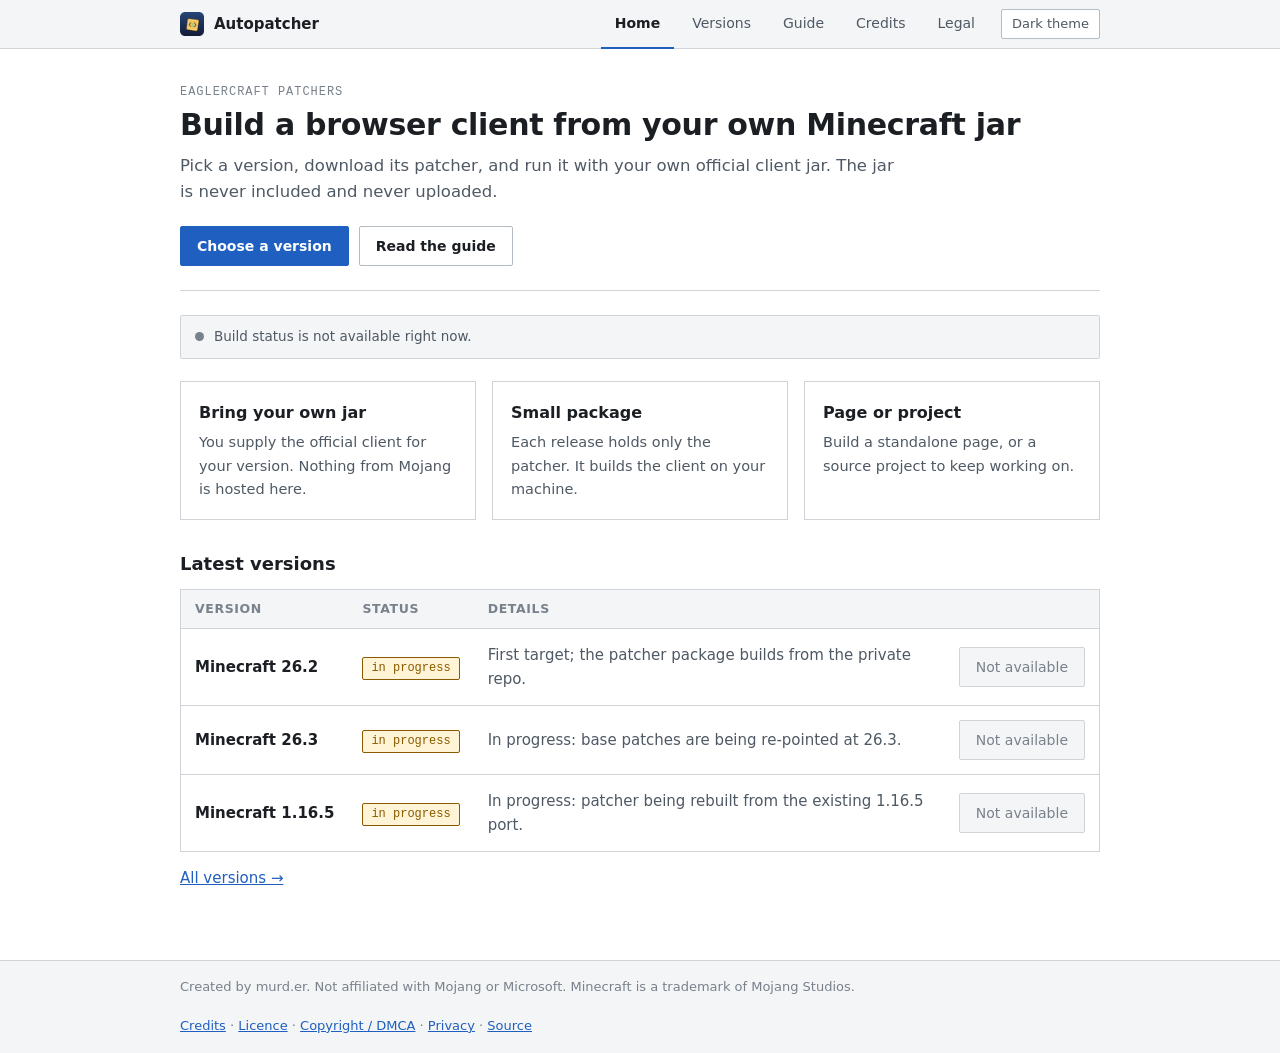
<file: site/index.html>
<!doctype html>
<html lang="en"><head>
<meta charset="utf-8"><meta name="viewport" content="width=device-width,initial-scale=1">
<title>Autopatcher</title>
<meta name="description" content="Pick a Minecraft version, download its patcher, and run it with your own official client jar.">
<link rel="icon" type="image/png" href="favicon.png">
<link rel="stylesheet" href="style.css">
</head><body>
<header><div class="bar"><a class="brand" href="index.html"><img src="img/icon.png" alt=""><span>Autopatcher</span></a><a class="l" href="index.html" aria-current="page">Home</a><a class="l" href="versions.html">Versions</a><a class="l" href="guide.html">Guide</a><a class="l" href="credits.html">Credits</a><a class="l" href="legal.html">Legal</a><button class="theme" id="theme" type="button">Dark theme</button></div></header>
<main>

<section class="intro">
<div class="eyebrow">Eaglercraft patchers</div>
<h1>Build a browser client from your own Minecraft jar</h1>
<p class="lead">Pick a version, download its patcher, and run it with your own official client jar. The jar is never included and never uploaded.</p>
<div class="row"><a class="btn" href="versions.html">Choose a version</a><a class="btn ghost" href="guide.html">Read the guide</a></div>
</section>
<div class="status"><span class="dot" id="dot"></span><span id="status-text">Checking build status&hellip;</span></div>
<div class="cols">
<div class="box"><h3>Bring your own jar</h3><p>You supply the official client for your version. Nothing from Mojang is hosted here.</p></div>
<div class="box"><h3>Small package</h3><p>Each release holds only the patcher. It builds the client on your machine.</p></div>
<div class="box"><h3>Page or project</h3><p>Build a standalone page, or a source project to keep working on.</p></div>
</div>
<h2>Latest versions</h2>
<div id="list" data-limit="3"></div>
<p style="margin-top:14px"><a href="versions.html">All versions &rarr;</a></p>

</main>
<footer><div class="in"><span>Created by murd.er. Not affiliated with Mojang or Microsoft. Minecraft is a trademark of Mojang Studios.</span><span><a href="credits.html">Credits</a> &middot; <a href="licence.html">Licence</a> &middot; <a href="dmca.html">Copyright / DMCA</a> &middot; <a href="privacy.html">Privacy</a> &middot; <a href="https://github.com/pxdns/autopatcherbuild">Source</a></span></div></footer>
<script src="app.js"></script>
</body></html>
</file>
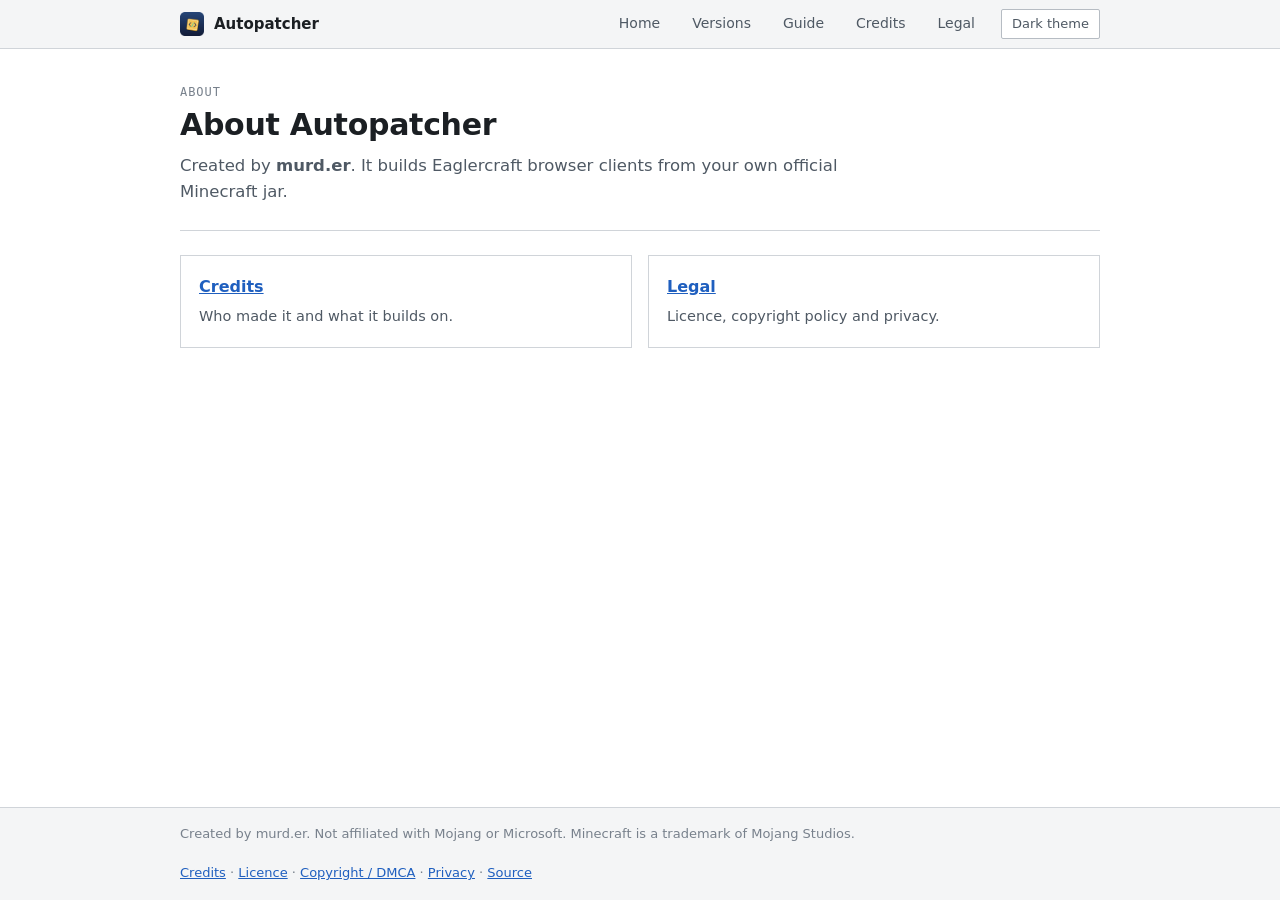
<file: site/about.html>
<!doctype html>
<html lang="en"><head>
<meta charset="utf-8"><meta name="viewport" content="width=device-width,initial-scale=1">
<title>About &middot; Autopatcher</title>
<meta name="description" content="About Autopatcher.">
<link rel="icon" type="image/png" href="favicon.png">
<link rel="stylesheet" href="style.css">
</head><body>
<header><div class="bar"><a class="brand" href="index.html"><img src="img/icon.png" alt=""><span>Autopatcher</span></a><a class="l" href="index.html">Home</a><a class="l" href="versions.html">Versions</a><a class="l" href="guide.html">Guide</a><a class="l" href="credits.html">Credits</a><a class="l" href="legal.html">Legal</a><button class="theme" id="theme" type="button">Dark theme</button></div></header>
<main>

<section class="intro"><div class="eyebrow">About</div><h1>About Autopatcher</h1>
<p class="lead" style="margin:0">Created by <b>murd.er</b>. It builds Eaglercraft browser clients from your own official Minecraft jar.</p></section>
<div class="cols">
<div class="box"><h3><a href="credits.html">Credits</a></h3><p>Who made it and what it builds on.</p></div>
<div class="box"><h3><a href="legal.html">Legal</a></h3><p>Licence, copyright policy and privacy.</p></div>
</div>

</main>
<footer><div class="in"><span>Created by murd.er. Not affiliated with Mojang or Microsoft. Minecraft is a trademark of Mojang Studios.</span><span><a href="credits.html">Credits</a> &middot; <a href="licence.html">Licence</a> &middot; <a href="dmca.html">Copyright / DMCA</a> &middot; <a href="privacy.html">Privacy</a> &middot; <a href="https://github.com/pxdns/autopatcherbuild">Source</a></span></div></footer>
<script src="app.js"></script>
</body></html>
</file>
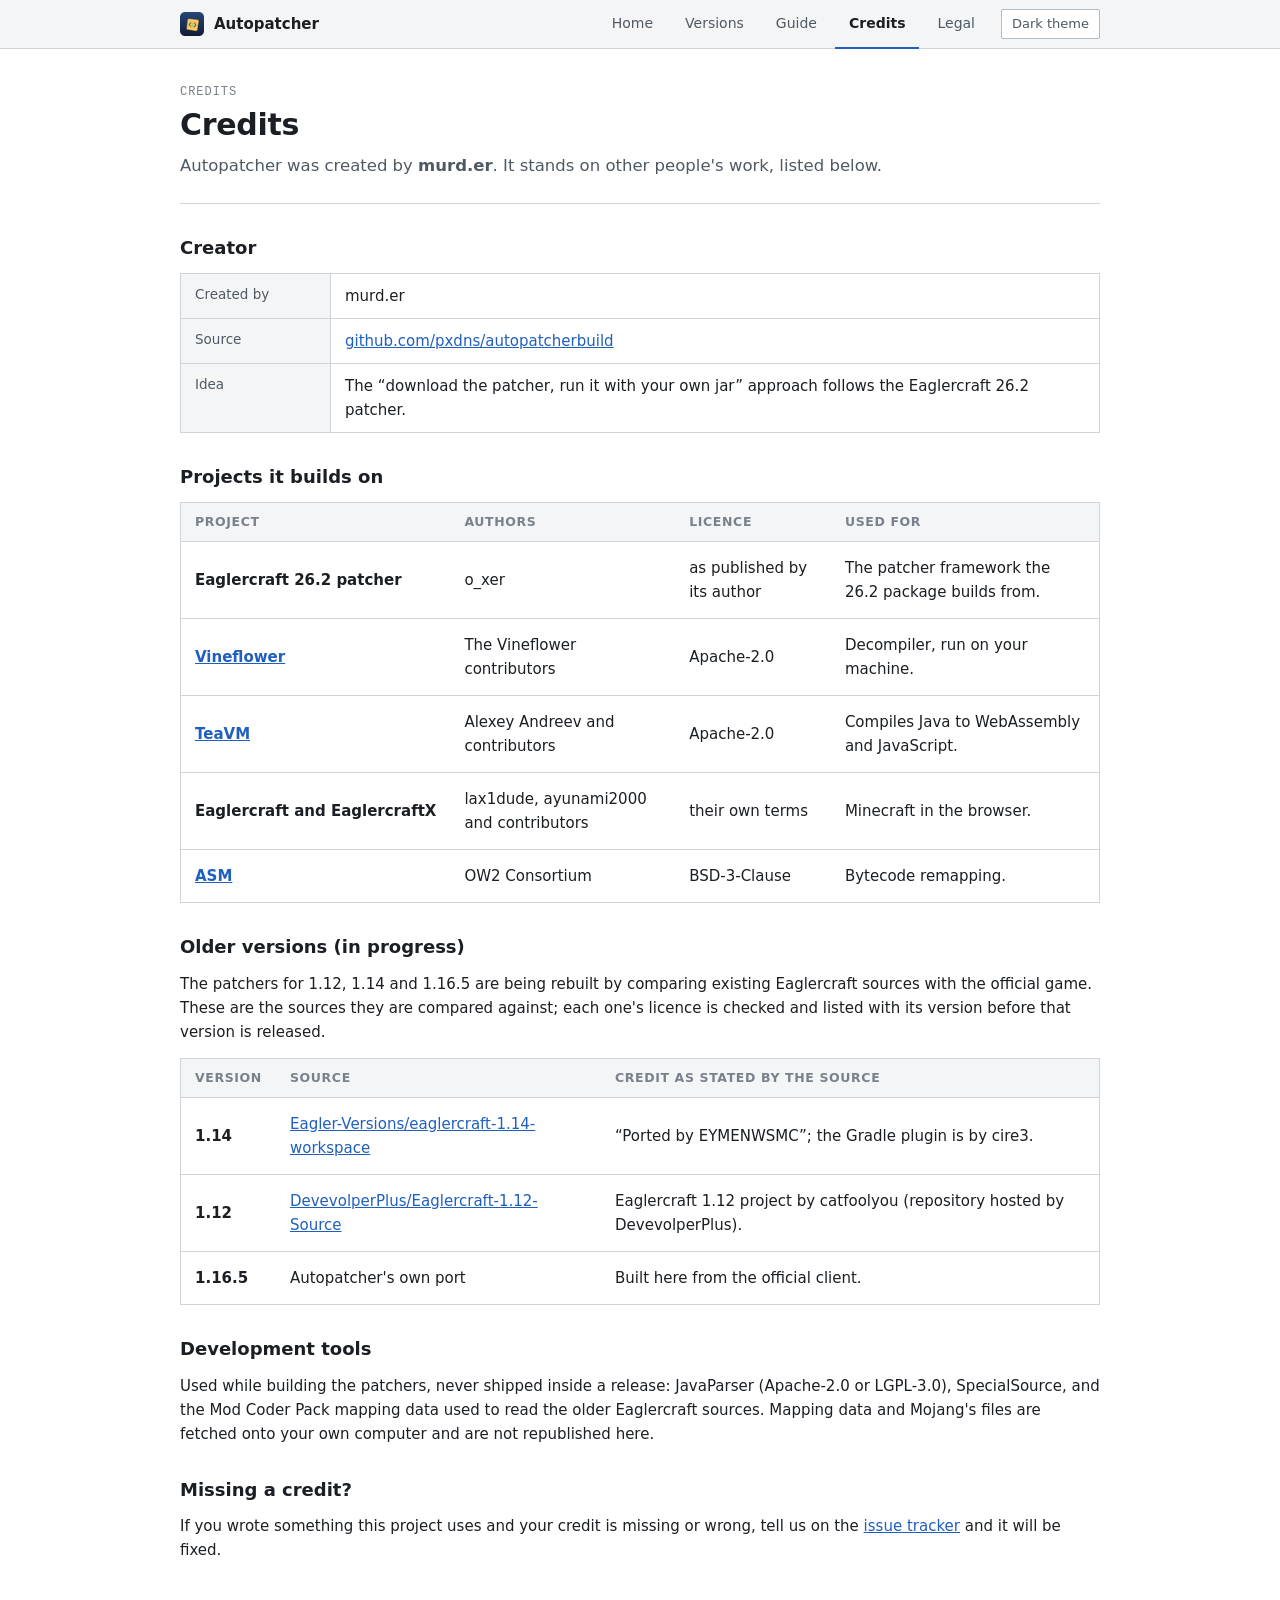
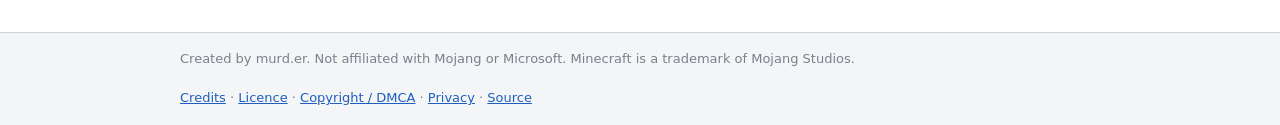
<file: site/credits.html>
<!doctype html>
<html lang="en"><head>
<meta charset="utf-8"><meta name="viewport" content="width=device-width,initial-scale=1">
<title>Credits &middot; Autopatcher</title>
<meta name="description" content="Who made Autopatcher and the projects it builds on.">
<link rel="icon" type="image/png" href="favicon.png">
<link rel="stylesheet" href="style.css">
</head><body>
<header><div class="bar"><a class="brand" href="index.html"><img src="img/icon.png" alt=""><span>Autopatcher</span></a><a class="l" href="index.html">Home</a><a class="l" href="versions.html">Versions</a><a class="l" href="guide.html">Guide</a><a class="l" href="credits.html" aria-current="page">Credits</a><a class="l" href="legal.html">Legal</a><button class="theme" id="theme" type="button">Dark theme</button></div></header>
<main>

<section class="intro"><div class="eyebrow">Credits</div><h1>Credits</h1>
<p class="lead" style="margin:0">Autopatcher was created by <b>murd.er</b>. It stands on other people's work, listed below.</p></section>

<h2>Creator</h2>
<dl class="facts">
<dt>Created by</dt><dd>murd.er</dd>
<dt>Source</dt><dd><a href="https://github.com/pxdns/autopatcherbuild">github.com/pxdns/autopatcherbuild</a></dd>
<dt>Idea</dt><dd>The &ldquo;download the patcher, run it with your own jar&rdquo; approach follows the Eaglercraft 26.2 patcher.</dd>
</dl>

<h2>Projects it builds on</h2>
<table class="vt">
<thead><tr><th>Project</th><th>Authors</th><th>Licence</th><th>Used for</th></tr></thead>
<tbody>
<tr><td class="ver">Eaglercraft 26.2 patcher</td><td>o_xer</td><td>as published by its author</td><td>The patcher framework the 26.2 package builds from.</td></tr>
<tr><td class="ver"><a href="https://github.com/Vineflower/vineflower">Vineflower</a></td><td>The Vineflower contributors</td><td>Apache-2.0</td><td>Decompiler, run on your machine.</td></tr>
<tr><td class="ver"><a href="https://github.com/konsoletyper/teavm">TeaVM</a></td><td>Alexey Andreev and contributors</td><td>Apache-2.0</td><td>Compiles Java to WebAssembly and JavaScript.</td></tr>
<tr><td class="ver">Eaglercraft and EaglercraftX</td><td>lax1dude, ayunami2000 and contributors</td><td>their own terms</td><td>Minecraft in the browser.</td></tr>
<tr><td class="ver"><a href="https://asm.ow2.io/">ASM</a></td><td>OW2 Consortium</td><td>BSD-3-Clause</td><td>Bytecode remapping.</td></tr>
</tbody></table>

<h2>Older versions (in progress)</h2>
<p>The patchers for 1.12, 1.14 and 1.16.5 are being rebuilt by comparing existing Eaglercraft sources with the official game. These are the sources they are compared against; each one's licence is checked and listed with its version before that version is released.</p>
<table class="vt">
<thead><tr><th>Version</th><th>Source</th><th>Credit as stated by the source</th></tr></thead>
<tbody>
<tr><td class="ver">1.14</td><td><a href="https://github.com/Eagler-Versions/eaglercraft-1.14-workspace">Eagler-Versions/eaglercraft-1.14-workspace</a></td><td>&ldquo;Ported by EYMENWSMC&rdquo;; the Gradle plugin is by cire3.</td></tr>
<tr><td class="ver">1.12</td><td><a href="https://github.com/DevevolperPlus/Eaglercraft-1.12-Source">DevevolperPlus/Eaglercraft-1.12-Source</a></td><td>Eaglercraft 1.12 project by catfoolyou (repository hosted by DevevolperPlus).</td></tr>
<tr><td class="ver">1.16.5</td><td>Autopatcher's own port</td><td>Built here from the official client.</td></tr>
</tbody></table>

<h2>Development tools</h2>
<p>Used while building the patchers, never shipped inside a release: JavaParser (Apache-2.0 or LGPL-3.0), SpecialSource, and the Mod Coder Pack mapping data used to read the older Eaglercraft sources. Mapping data and Mojang's files are fetched onto your own computer and are not republished here.</p>

<h2>Missing a credit?</h2>
<p>If you wrote something this project uses and your credit is missing or wrong, tell us on the <a href="https://github.com/pxdns/autopatcherbuild/issues">issue tracker</a> and it will be fixed.</p>

</main>
<footer><div class="in"><span>Created by murd.er. Not affiliated with Mojang or Microsoft. Minecraft is a trademark of Mojang Studios.</span><span><a href="credits.html">Credits</a> &middot; <a href="licence.html">Licence</a> &middot; <a href="dmca.html">Copyright / DMCA</a> &middot; <a href="privacy.html">Privacy</a> &middot; <a href="https://github.com/pxdns/autopatcherbuild">Source</a></span></div></footer>
<script src="app.js"></script>
</body></html>
</file>
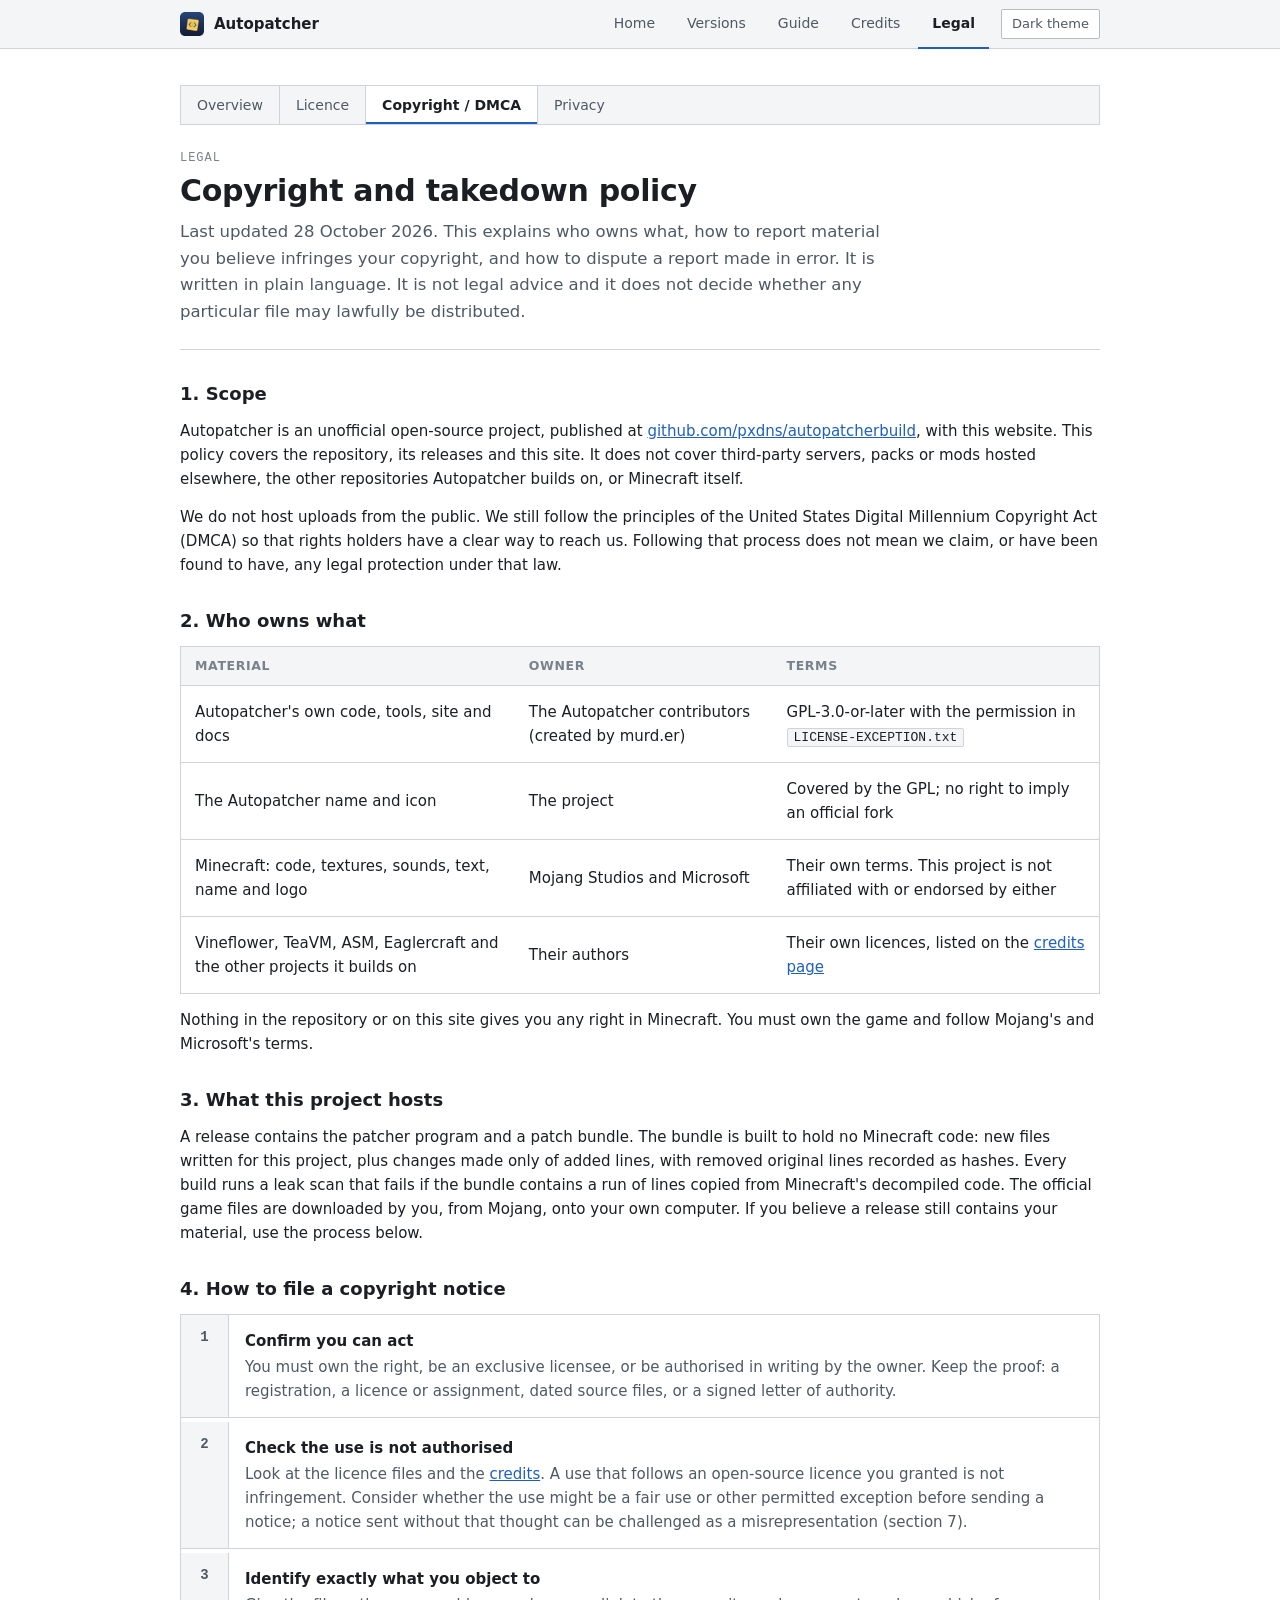
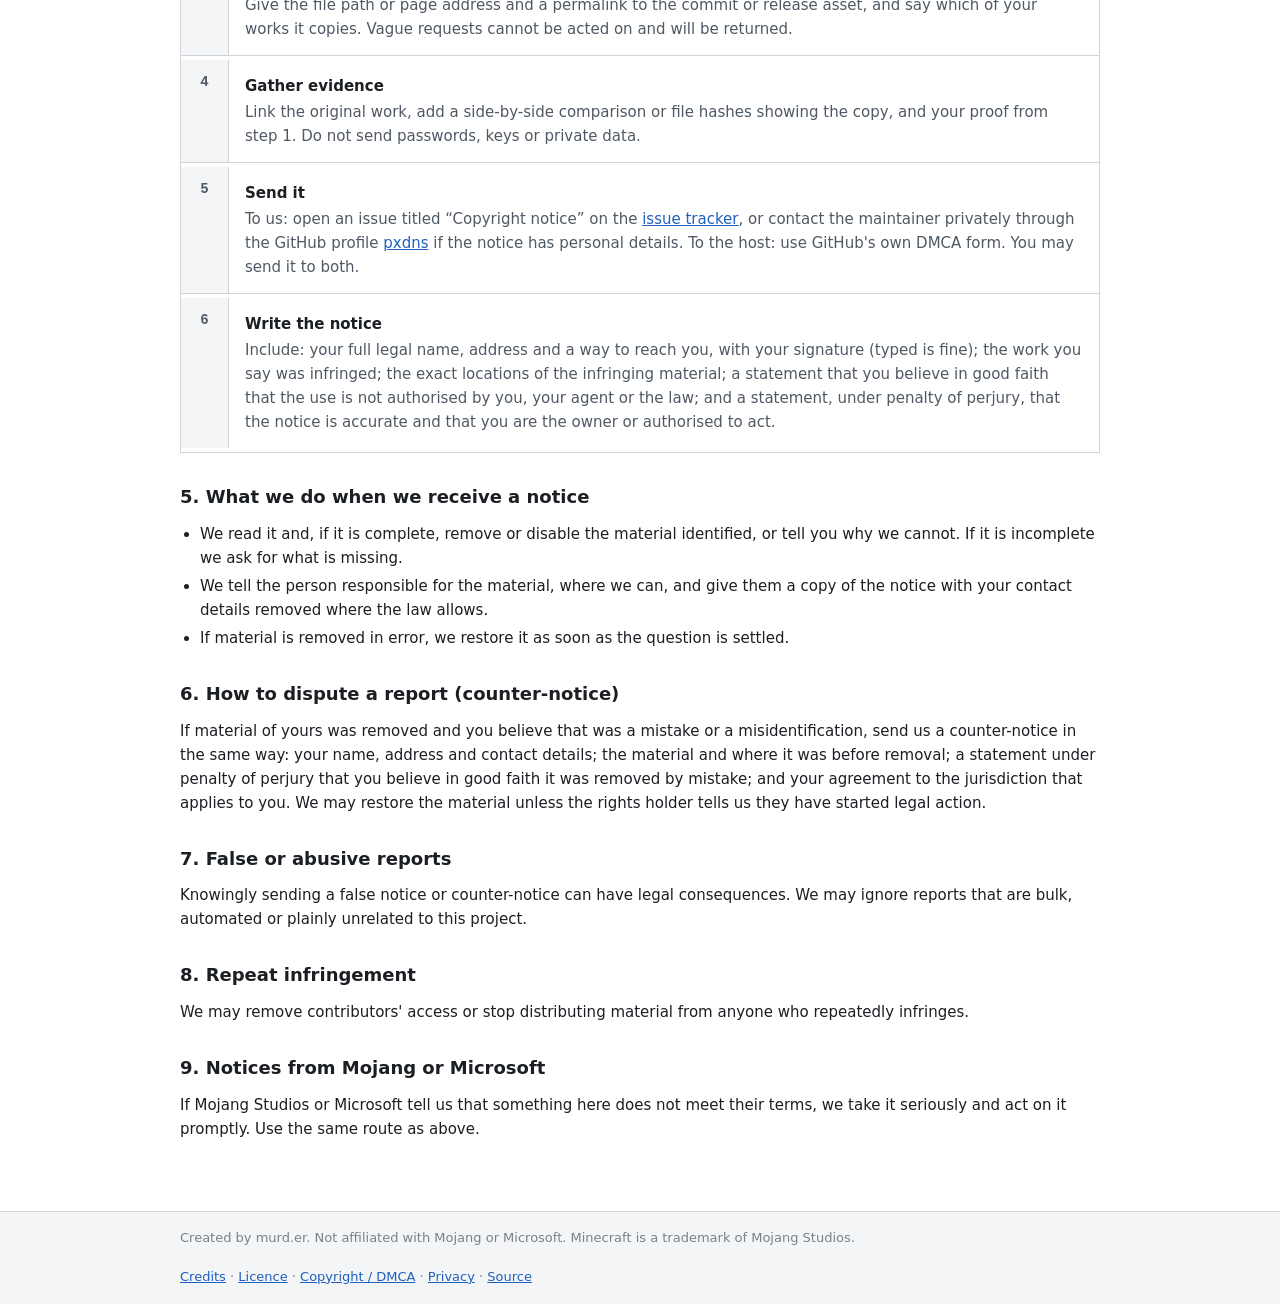
<file: site/dmca.html>
<!doctype html>
<html lang="en"><head>
<meta charset="utf-8"><meta name="viewport" content="width=device-width,initial-scale=1">
<title>Copyright / DMCA &middot; Autopatcher</title>
<meta name="description" content="Who owns what in Autopatcher, how to report an infringement, and how to dispute a report.">
<link rel="icon" type="image/png" href="favicon.png">
<link rel="stylesheet" href="style.css">
</head><body>
<header><div class="bar"><a class="brand" href="index.html"><img src="img/icon.png" alt=""><span>Autopatcher</span></a><a class="l" href="index.html">Home</a><a class="l" href="versions.html">Versions</a><a class="l" href="guide.html">Guide</a><a class="l" href="credits.html">Credits</a><a class="l" href="legal.html" aria-current="page">Legal</a><button class="theme" id="theme" type="button">Dark theme</button></div></header>
<main>
<nav class="subnav" aria-label="Legal pages"><a href="legal.html">Overview</a><a href="licence.html">Licence</a><a href="dmca.html" aria-current="page">Copyright / DMCA</a><a href="privacy.html">Privacy</a></nav>
<section class="intro"><div class="eyebrow">Legal</div><h1>Copyright and takedown policy</h1>
<p class="lead" style="margin:0">Last updated 28 October 2026. This explains who owns what, how to report material you believe infringes your copyright, and how to dispute a report made in error. It is written in plain language. It is not legal advice and it does not decide whether any particular file may lawfully be distributed.</p></section>

<h2>1. Scope</h2>
<p>Autopatcher is an unofficial open-source project, published at <a href="https://github.com/pxdns/autopatcherbuild">github.com/pxdns/autopatcherbuild</a>, with this website. This policy covers the repository, its releases and this site. It does not cover third-party servers, packs or mods hosted elsewhere, the other repositories Autopatcher builds on, or Minecraft itself.</p>
<p>We do not host uploads from the public. We still follow the principles of the United States Digital Millennium Copyright Act (DMCA) so that rights holders have a clear way to reach us. Following that process does not mean we claim, or have been found to have, any legal protection under that law.</p>

<h2>2. Who owns what</h2>
<table class="vt">
<thead><tr><th>Material</th><th>Owner</th><th>Terms</th></tr></thead>
<tbody>
<tr><td>Autopatcher's own code, tools, site and docs</td><td>The Autopatcher contributors (created by murd.er)</td><td>GPL-3.0-or-later with the permission in <code>LICENSE-EXCEPTION.txt</code></td></tr>
<tr><td>The Autopatcher name and icon</td><td>The project</td><td>Covered by the GPL; no right to imply an official fork</td></tr>
<tr><td>Minecraft: code, textures, sounds, text, name and logo</td><td>Mojang Studios and Microsoft</td><td>Their own terms. This project is not affiliated with or endorsed by either</td></tr>
<tr><td>Vineflower, TeaVM, ASM, Eaglercraft and the other projects it builds on</td><td>Their authors</td><td>Their own licences, listed on the <a href="credits.html">credits page</a></td></tr>
</tbody></table>
<p style="margin-top:14px">Nothing in the repository or on this site gives you any right in Minecraft. You must own the game and follow Mojang's and Microsoft's terms.</p>

<h2>3. What this project hosts</h2>
<p>A release contains the patcher program and a patch bundle. The bundle is built to hold no Minecraft code: new files written for this project, plus changes made only of added lines, with removed original lines recorded as hashes. Every build runs a leak scan that fails if the bundle contains a run of lines copied from Minecraft's decompiled code. The official game files are downloaded by you, from Mojang, onto your own computer. If you believe a release still contains your material, use the process below.</p>

<h2>4. How to file a copyright notice</h2>
<ol class="steps">
<li><div class="c"><b>Confirm you can act</b><span>You must own the right, be an exclusive licensee, or be authorised in writing by the owner. Keep the proof: a registration, a licence or assignment, dated source files, or a signed letter of authority.</span></div></li>
<li><div class="c"><b>Check the use is not authorised</b><span>Look at the licence files and the <a href="credits.html">credits</a>. A use that follows an open-source licence you granted is not infringement. Consider whether the use might be a fair use or other permitted exception before sending a notice; a notice sent without that thought can be challenged as a misrepresentation (section 7).</span></div></li>
<li><div class="c"><b>Identify exactly what you object to</b><span>Give the file path or page address and a permalink to the commit or release asset, and say which of your works it copies. Vague requests cannot be acted on and will be returned.</span></div></li>
<li><div class="c"><b>Gather evidence</b><span>Link the original work, add a side-by-side comparison or file hashes showing the copy, and your proof from step 1. Do not send passwords, keys or private data.</span></div></li>
<li><div class="c"><b>Send it</b><span>To us: open an issue titled &ldquo;Copyright notice&rdquo; on the <a href="https://github.com/pxdns/autopatcherbuild/issues">issue tracker</a>, or contact the maintainer privately through the GitHub profile <a href="https://github.com/pxdns">pxdns</a> if the notice has personal details. To the host: use GitHub's own DMCA form. You may send it to both.</span></div></li>
<li><div class="c"><b>Write the notice</b><span>Include: your full legal name, address and a way to reach you, with your signature (typed is fine); the work you say was infringed; the exact locations of the infringing material; a statement that you believe in good faith that the use is not authorised by you, your agent or the law; and a statement, under penalty of perjury, that the notice is accurate and that you are the owner or authorised to act.</span></div></li>
</ol>

<h2>5. What we do when we receive a notice</h2>
<ul>
<li>We read it and, if it is complete, remove or disable the material identified, or tell you why we cannot. If it is incomplete we ask for what is missing.</li>
<li>We tell the person responsible for the material, where we can, and give them a copy of the notice with your contact details removed where the law allows.</li>
<li>If material is removed in error, we restore it as soon as the question is settled.</li>
</ul>

<h2>6. How to dispute a report (counter-notice)</h2>
<p>If material of yours was removed and you believe that was a mistake or a misidentification, send us a counter-notice in the same way: your name, address and contact details; the material and where it was before removal; a statement under penalty of perjury that you believe in good faith it was removed by mistake; and your agreement to the jurisdiction that applies to you. We may restore the material unless the rights holder tells us they have started legal action.</p>

<h2>7. False or abusive reports</h2>
<p>Knowingly sending a false notice or counter-notice can have legal consequences. We may ignore reports that are bulk, automated or plainly unrelated to this project.</p>

<h2>8. Repeat infringement</h2>
<p>We may remove contributors' access or stop distributing material from anyone who repeatedly infringes.</p>

<h2>9. Notices from Mojang or Microsoft</h2>
<p>If Mojang Studios or Microsoft tell us that something here does not meet their terms, we take it seriously and act on it promptly. Use the same route as above.</p>

</main>
<footer><div class="in"><span>Created by murd.er. Not affiliated with Mojang or Microsoft. Minecraft is a trademark of Mojang Studios.</span><span><a href="credits.html">Credits</a> &middot; <a href="licence.html">Licence</a> &middot; <a href="dmca.html">Copyright / DMCA</a> &middot; <a href="privacy.html">Privacy</a> &middot; <a href="https://github.com/pxdns/autopatcherbuild">Source</a></span></div></footer>
<script src="app.js"></script>
</body></html>
</file>
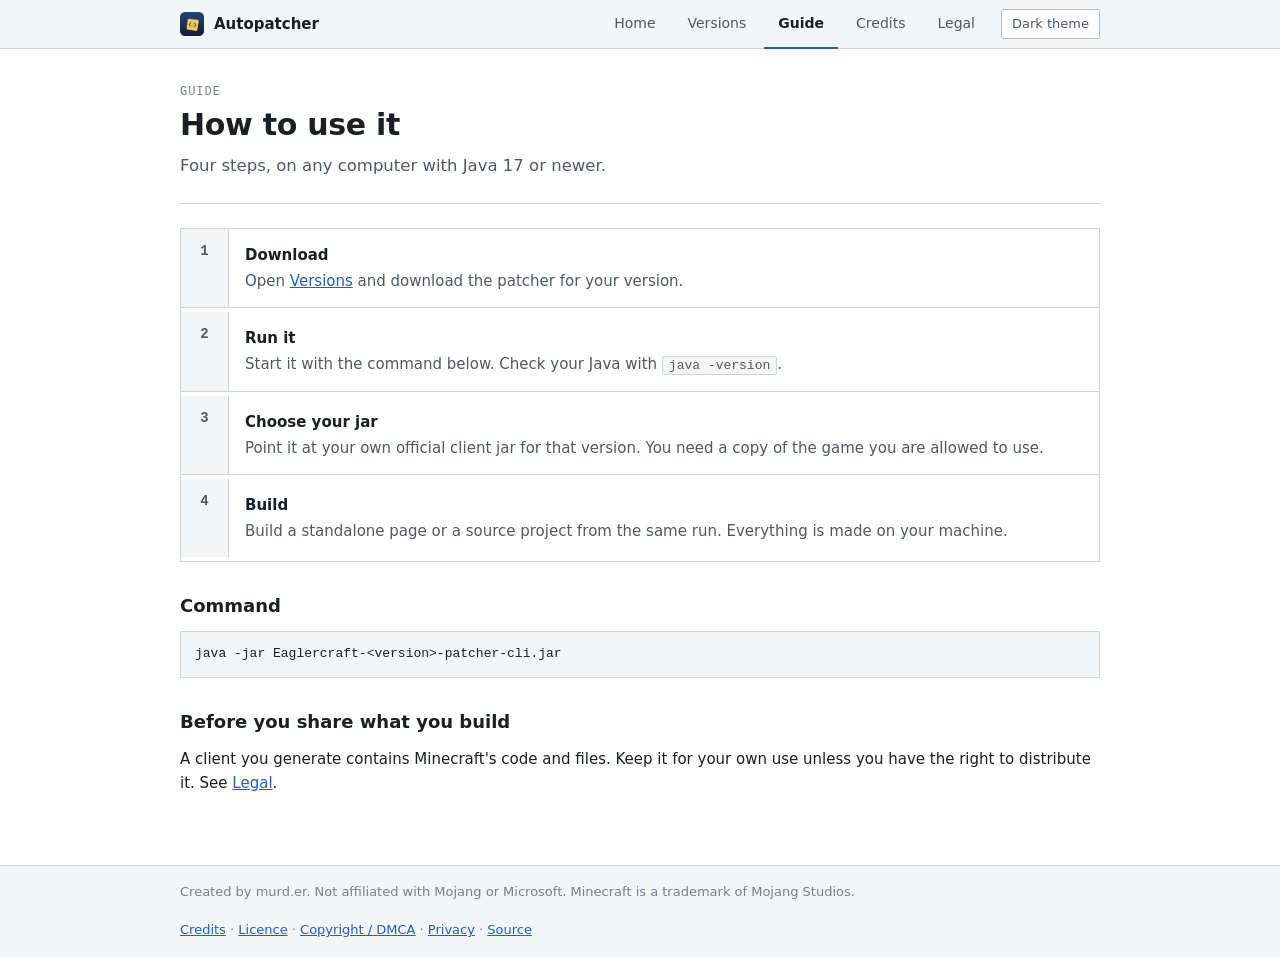
<file: site/guide.html>
<!doctype html>
<html lang="en"><head>
<meta charset="utf-8"><meta name="viewport" content="width=device-width,initial-scale=1">
<title>Guide &middot; Autopatcher</title>
<meta name="description" content="How to run a patcher with your own client jar.">
<link rel="icon" type="image/png" href="favicon.png">
<link rel="stylesheet" href="style.css">
</head><body>
<header><div class="bar"><a class="brand" href="index.html"><img src="img/icon.png" alt=""><span>Autopatcher</span></a><a class="l" href="index.html">Home</a><a class="l" href="versions.html">Versions</a><a class="l" href="guide.html" aria-current="page">Guide</a><a class="l" href="credits.html">Credits</a><a class="l" href="legal.html">Legal</a><button class="theme" id="theme" type="button">Dark theme</button></div></header>
<main>

<section class="intro"><div class="eyebrow">Guide</div><h1>How to use it</h1>
<p class="lead" style="margin:0">Four steps, on any computer with Java 17 or newer.</p></section>
<ol class="steps">
<li><div class="c"><b>Download</b><span>Open <a href="versions.html">Versions</a> and download the patcher for your version.</span></div></li>
<li><div class="c"><b>Run it</b><span>Start it with the command below. Check your Java with <code>java -version</code>.</span></div></li>
<li><div class="c"><b>Choose your jar</b><span>Point it at your own official client jar for that version. You need a copy of the game you are allowed to use.</span></div></li>
<li><div class="c"><b>Build</b><span>Build a standalone page or a source project from the same run. Everything is made on your machine.</span></div></li>
</ol>
<h2>Command</h2>
<pre>java -jar Eaglercraft-&lt;version&gt;-patcher-cli.jar</pre>
<h2>Before you share what you build</h2>
<p>A client you generate contains Minecraft's code and files. Keep it for your own use unless you have the right to distribute it. See <a href="legal.html">Legal</a>.</p>

</main>
<footer><div class="in"><span>Created by murd.er. Not affiliated with Mojang or Microsoft. Minecraft is a trademark of Mojang Studios.</span><span><a href="credits.html">Credits</a> &middot; <a href="licence.html">Licence</a> &middot; <a href="dmca.html">Copyright / DMCA</a> &middot; <a href="privacy.html">Privacy</a> &middot; <a href="https://github.com/pxdns/autopatcherbuild">Source</a></span></div></footer>
<script src="app.js"></script>
</body></html>
</file>
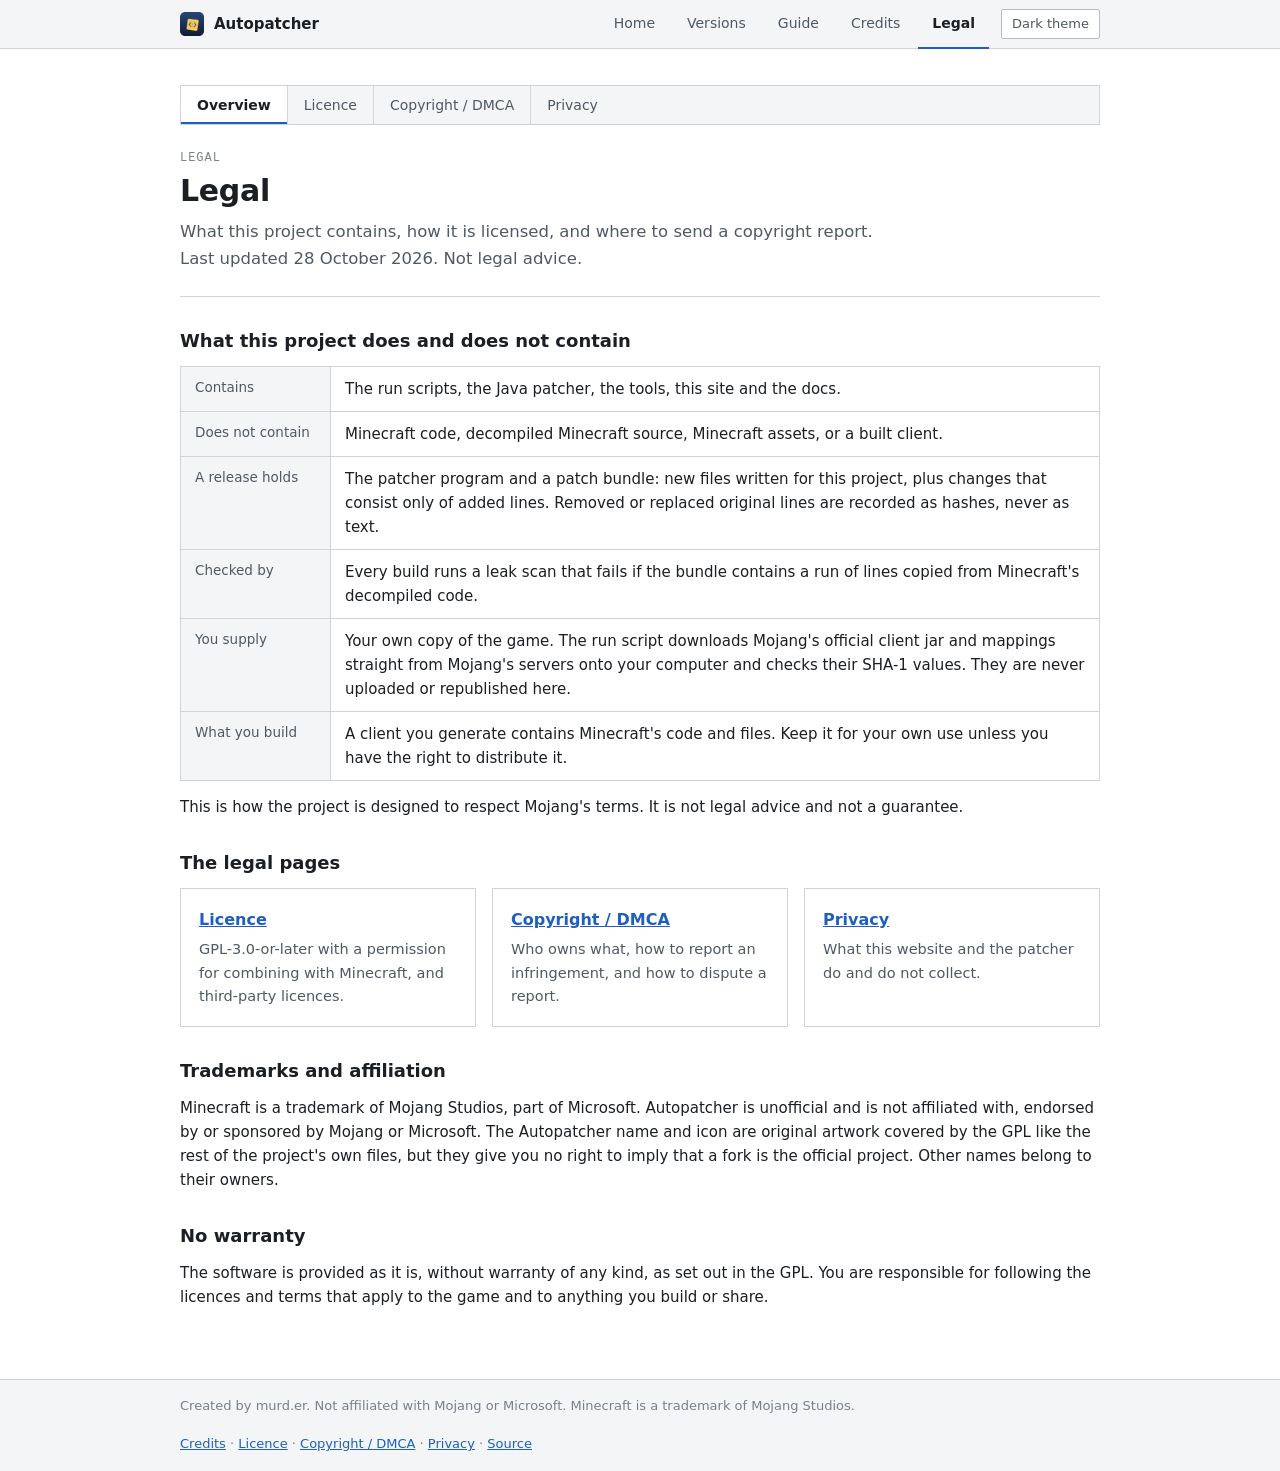
<file: site/legal.html>
<!doctype html>
<html lang="en"><head>
<meta charset="utf-8"><meta name="viewport" content="width=device-width,initial-scale=1">
<title>Legal &middot; Autopatcher</title>
<meta name="description" content="Licence, copyright policy, privacy and disclaimers for Autopatcher.">
<link rel="icon" type="image/png" href="favicon.png">
<link rel="stylesheet" href="style.css">
</head><body>
<header><div class="bar"><a class="brand" href="index.html"><img src="img/icon.png" alt=""><span>Autopatcher</span></a><a class="l" href="index.html">Home</a><a class="l" href="versions.html">Versions</a><a class="l" href="guide.html">Guide</a><a class="l" href="credits.html">Credits</a><a class="l" href="legal.html" aria-current="page">Legal</a><button class="theme" id="theme" type="button">Dark theme</button></div></header>
<main>
<nav class="subnav" aria-label="Legal pages"><a href="legal.html" aria-current="page">Overview</a><a href="licence.html">Licence</a><a href="dmca.html">Copyright / DMCA</a><a href="privacy.html">Privacy</a></nav>
<section class="intro"><div class="eyebrow">Legal</div><h1>Legal</h1>
<p class="lead" style="margin:0">What this project contains, how it is licensed, and where to send a copyright report. Last updated 28 October 2026. Not legal advice.</p></section>

<h2>What this project does and does not contain</h2>
<dl class="facts">
<dt>Contains</dt><dd>The run scripts, the Java patcher, the tools, this site and the docs.</dd>
<dt>Does not contain</dt><dd>Minecraft code, decompiled Minecraft source, Minecraft assets, or a built client.</dd>
<dt>A release holds</dt><dd>The patcher program and a patch bundle: new files written for this project, plus changes that consist only of added lines. Removed or replaced original lines are recorded as hashes, never as text.</dd>
<dt>Checked by</dt><dd>Every build runs a leak scan that fails if the bundle contains a run of lines copied from Minecraft's decompiled code.</dd>
<dt>You supply</dt><dd>Your own copy of the game. The run script downloads Mojang's official client jar and mappings straight from Mojang's servers onto your computer and checks their SHA-1 values. They are never uploaded or republished here.</dd>
<dt>What you build</dt><dd>A client you generate contains Minecraft's code and files. Keep it for your own use unless you have the right to distribute it.</dd>
</dl>
<p style="margin-top:14px">This is how the project is designed to respect Mojang's terms. It is not legal advice and not a guarantee.</p>

<h2>The legal pages</h2>
<div class="cols">
<div class="box"><h3><a href="licence.html">Licence</a></h3><p>GPL-3.0-or-later with a permission for combining with Minecraft, and third-party licences.</p></div>
<div class="box"><h3><a href="dmca.html">Copyright / DMCA</a></h3><p>Who owns what, how to report an infringement, and how to dispute a report.</p></div>
<div class="box"><h3><a href="privacy.html">Privacy</a></h3><p>What this website and the patcher do and do not collect.</p></div>
</div>

<h2>Trademarks and affiliation</h2>
<p>Minecraft is a trademark of Mojang Studios, part of Microsoft. Autopatcher is unofficial and is not affiliated with, endorsed by or sponsored by Mojang or Microsoft. The Autopatcher name and icon are original artwork covered by the GPL like the rest of the project's own files, but they give you no right to imply that a fork is the official project. Other names belong to their owners.</p>

<h2>No warranty</h2>
<p>The software is provided as it is, without warranty of any kind, as set out in the GPL. You are responsible for following the licences and terms that apply to the game and to anything you build or share.</p>

</main>
<footer><div class="in"><span>Created by murd.er. Not affiliated with Mojang or Microsoft. Minecraft is a trademark of Mojang Studios.</span><span><a href="credits.html">Credits</a> &middot; <a href="licence.html">Licence</a> &middot; <a href="dmca.html">Copyright / DMCA</a> &middot; <a href="privacy.html">Privacy</a> &middot; <a href="https://github.com/pxdns/autopatcherbuild">Source</a></span></div></footer>
<script src="app.js"></script>
</body></html>
</file>
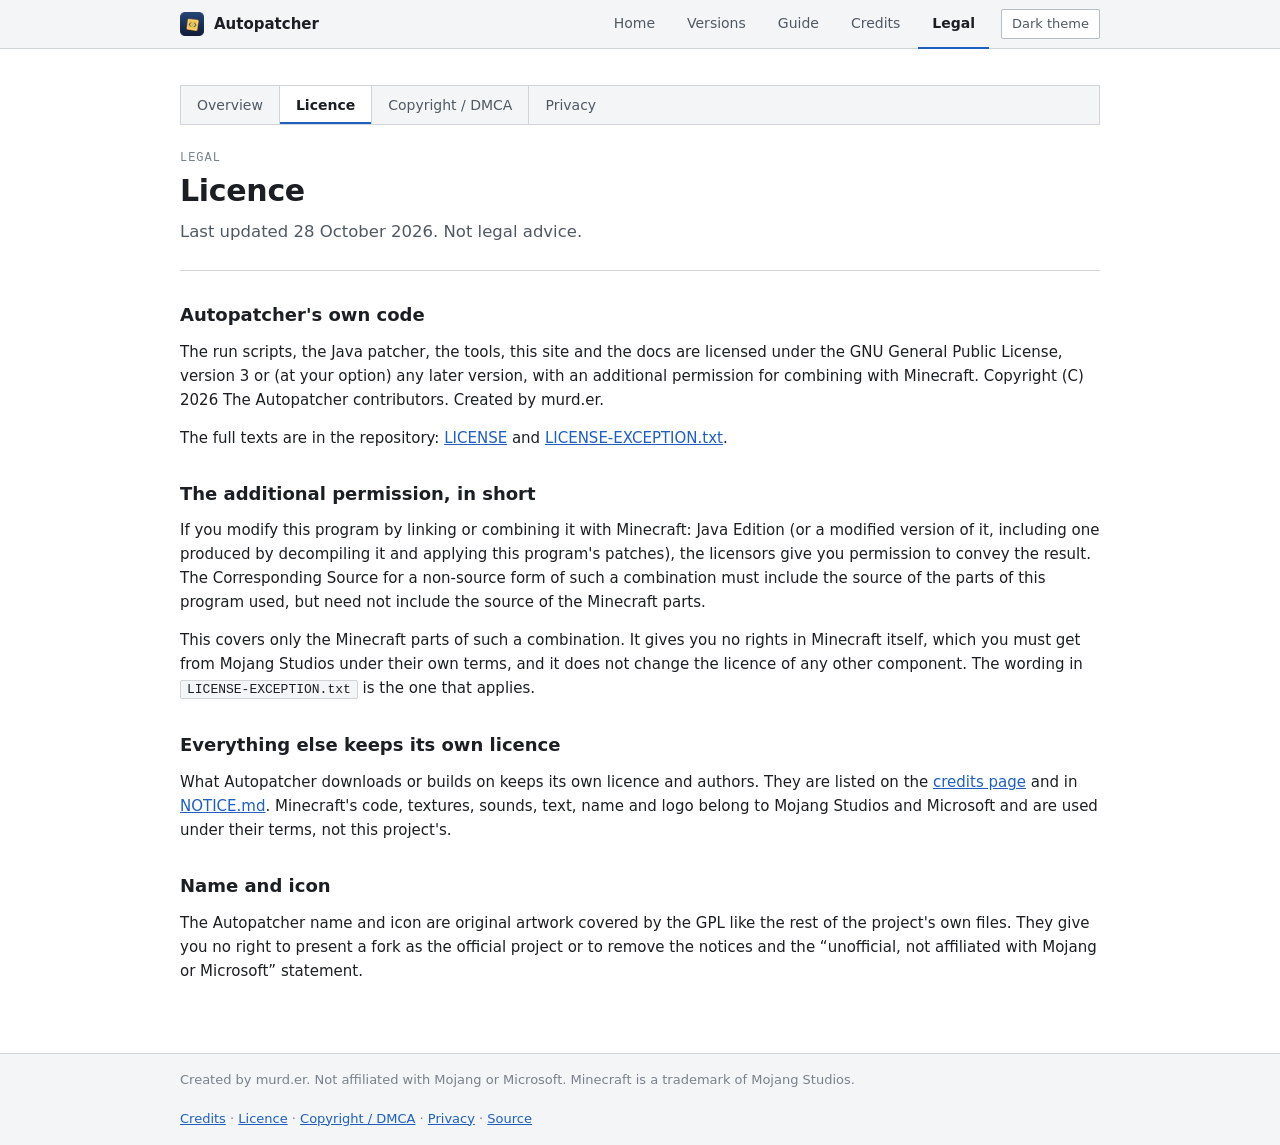
<file: site/licence.html>
<!doctype html>
<html lang="en"><head>
<meta charset="utf-8"><meta name="viewport" content="width=device-width,initial-scale=1">
<title>Licence &middot; Autopatcher</title>
<meta name="description" content="How Autopatcher is licensed.">
<link rel="icon" type="image/png" href="favicon.png">
<link rel="stylesheet" href="style.css">
</head><body>
<header><div class="bar"><a class="brand" href="index.html"><img src="img/icon.png" alt=""><span>Autopatcher</span></a><a class="l" href="index.html">Home</a><a class="l" href="versions.html">Versions</a><a class="l" href="guide.html">Guide</a><a class="l" href="credits.html">Credits</a><a class="l" href="legal.html" aria-current="page">Legal</a><button class="theme" id="theme" type="button">Dark theme</button></div></header>
<main>
<nav class="subnav" aria-label="Legal pages"><a href="legal.html">Overview</a><a href="licence.html" aria-current="page">Licence</a><a href="dmca.html">Copyright / DMCA</a><a href="privacy.html">Privacy</a></nav>
<section class="intro"><div class="eyebrow">Legal</div><h1>Licence</h1>
<p class="lead" style="margin:0">Last updated 28 October 2026. Not legal advice.</p></section>

<h2>Autopatcher's own code</h2>
<p>The run scripts, the Java patcher, the tools, this site and the docs are licensed under the GNU General Public License, version 3 or (at your option) any later version, with an additional permission for combining with Minecraft. Copyright (C) 2026 The Autopatcher contributors. Created by murd.er.</p>
<p>The full texts are in the repository: <a href="https://github.com/pxdns/autopatcherbuild/blob/main/LICENSE">LICENSE</a> and <a href="https://github.com/pxdns/autopatcherbuild/blob/main/LICENSE-EXCEPTION.txt">LICENSE-EXCEPTION.txt</a>.</p>

<h2>The additional permission, in short</h2>
<p>If you modify this program by linking or combining it with Minecraft: Java Edition (or a modified version of it, including one produced by decompiling it and applying this program's patches), the licensors give you permission to convey the result. The Corresponding Source for a non-source form of such a combination must include the source of the parts of this program used, but need not include the source of the Minecraft parts.</p>
<p>This covers only the Minecraft parts of such a combination. It gives you no rights in Minecraft itself, which you must get from Mojang Studios under their own terms, and it does not change the licence of any other component. The wording in <code>LICENSE-EXCEPTION.txt</code> is the one that applies.</p>

<h2>Everything else keeps its own licence</h2>
<p>What Autopatcher downloads or builds on keeps its own licence and authors. They are listed on the <a href="credits.html">credits page</a> and in <a href="https://github.com/pxdns/autopatcherbuild/blob/main/NOTICE.md">NOTICE.md</a>. Minecraft's code, textures, sounds, text, name and logo belong to Mojang Studios and Microsoft and are used under their terms, not this project's.</p>

<h2>Name and icon</h2>
<p>The Autopatcher name and icon are original artwork covered by the GPL like the rest of the project's own files. They give you no right to present a fork as the official project or to remove the notices and the &ldquo;unofficial, not affiliated with Mojang or Microsoft&rdquo; statement.</p>

</main>
<footer><div class="in"><span>Created by murd.er. Not affiliated with Mojang or Microsoft. Minecraft is a trademark of Mojang Studios.</span><span><a href="credits.html">Credits</a> &middot; <a href="licence.html">Licence</a> &middot; <a href="dmca.html">Copyright / DMCA</a> &middot; <a href="privacy.html">Privacy</a> &middot; <a href="https://github.com/pxdns/autopatcherbuild">Source</a></span></div></footer>
<script src="app.js"></script>
</body></html>
</file>
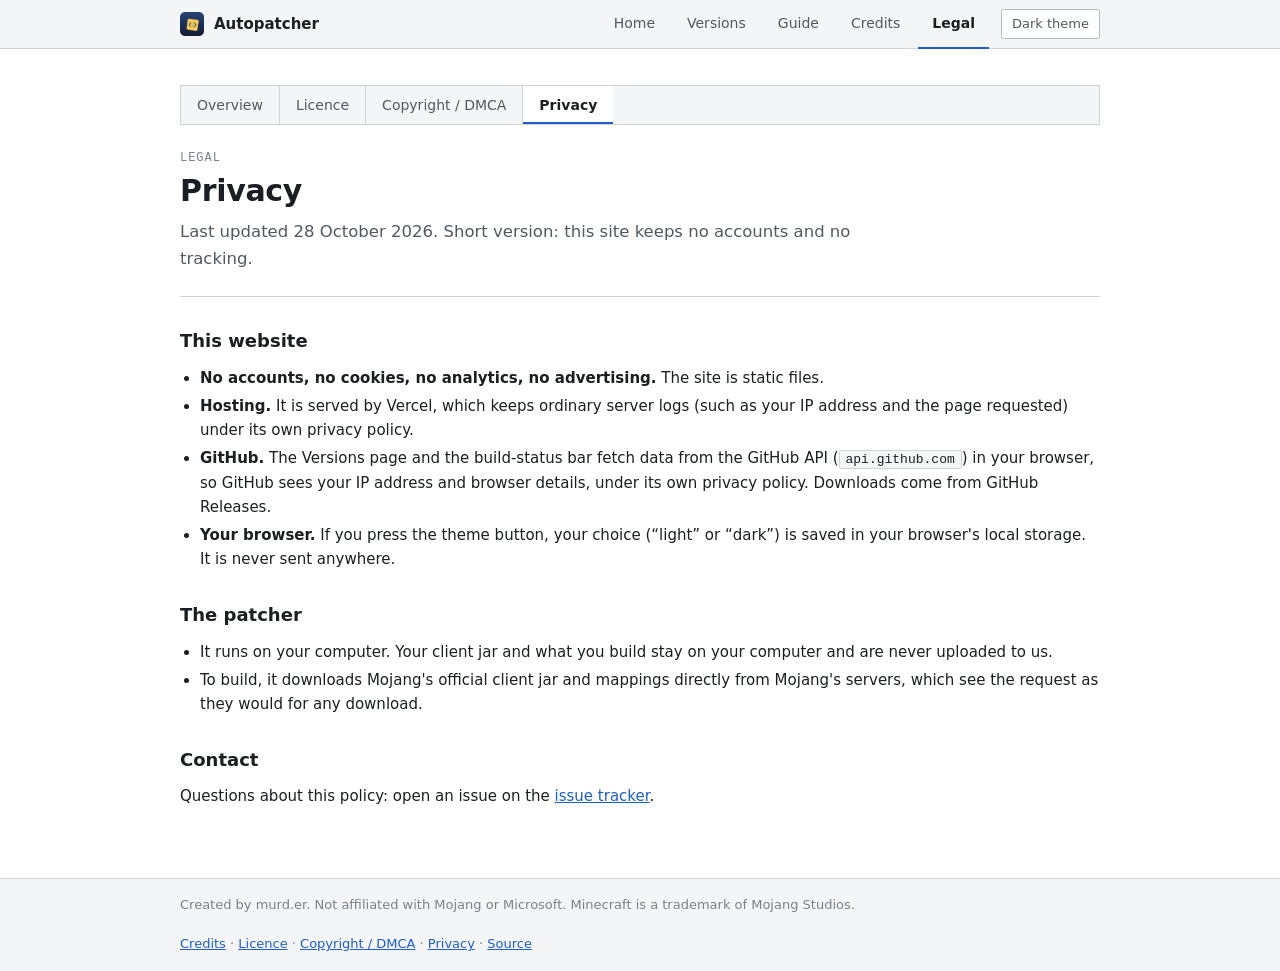
<file: site/privacy.html>
<!doctype html>
<html lang="en"><head>
<meta charset="utf-8"><meta name="viewport" content="width=device-width,initial-scale=1">
<title>Privacy &middot; Autopatcher</title>
<meta name="description" content="What this website and the patcher collect.">
<link rel="icon" type="image/png" href="favicon.png">
<link rel="stylesheet" href="style.css">
</head><body>
<header><div class="bar"><a class="brand" href="index.html"><img src="img/icon.png" alt=""><span>Autopatcher</span></a><a class="l" href="index.html">Home</a><a class="l" href="versions.html">Versions</a><a class="l" href="guide.html">Guide</a><a class="l" href="credits.html">Credits</a><a class="l" href="legal.html" aria-current="page">Legal</a><button class="theme" id="theme" type="button">Dark theme</button></div></header>
<main>
<nav class="subnav" aria-label="Legal pages"><a href="legal.html">Overview</a><a href="licence.html">Licence</a><a href="dmca.html">Copyright / DMCA</a><a href="privacy.html" aria-current="page">Privacy</a></nav>
<section class="intro"><div class="eyebrow">Legal</div><h1>Privacy</h1>
<p class="lead" style="margin:0">Last updated 28 October 2026. Short version: this site keeps no accounts and no tracking.</p></section>

<h2>This website</h2>
<ul>
<li><b>No accounts, no cookies, no analytics, no advertising.</b> The site is static files.</li>
<li><b>Hosting.</b> It is served by Vercel, which keeps ordinary server logs (such as your IP address and the page requested) under its own privacy policy.</li>
<li><b>GitHub.</b> The Versions page and the build-status bar fetch data from the GitHub API (<code>api.github.com</code>) in your browser, so GitHub sees your IP address and browser details, under its own privacy policy. Downloads come from GitHub Releases.</li>
<li><b>Your browser.</b> If you press the theme button, your choice (&ldquo;light&rdquo; or &ldquo;dark&rdquo;) is saved in your browser's local storage. It is never sent anywhere.</li>
</ul>

<h2>The patcher</h2>
<ul>
<li>It runs on your computer. Your client jar and what you build stay on your computer and are never uploaded to us.</li>
<li>To build, it downloads Mojang's official client jar and mappings directly from Mojang's servers, which see the request as they would for any download.</li>
</ul>

<h2>Contact</h2>
<p>Questions about this policy: open an issue on the <a href="https://github.com/pxdns/autopatcherbuild/issues">issue tracker</a>.</p>

</main>
<footer><div class="in"><span>Created by murd.er. Not affiliated with Mojang or Microsoft. Minecraft is a trademark of Mojang Studios.</span><span><a href="credits.html">Credits</a> &middot; <a href="licence.html">Licence</a> &middot; <a href="dmca.html">Copyright / DMCA</a> &middot; <a href="privacy.html">Privacy</a> &middot; <a href="https://github.com/pxdns/autopatcherbuild">Source</a></span></div></footer>
<script src="app.js"></script>
</body></html>
</file>
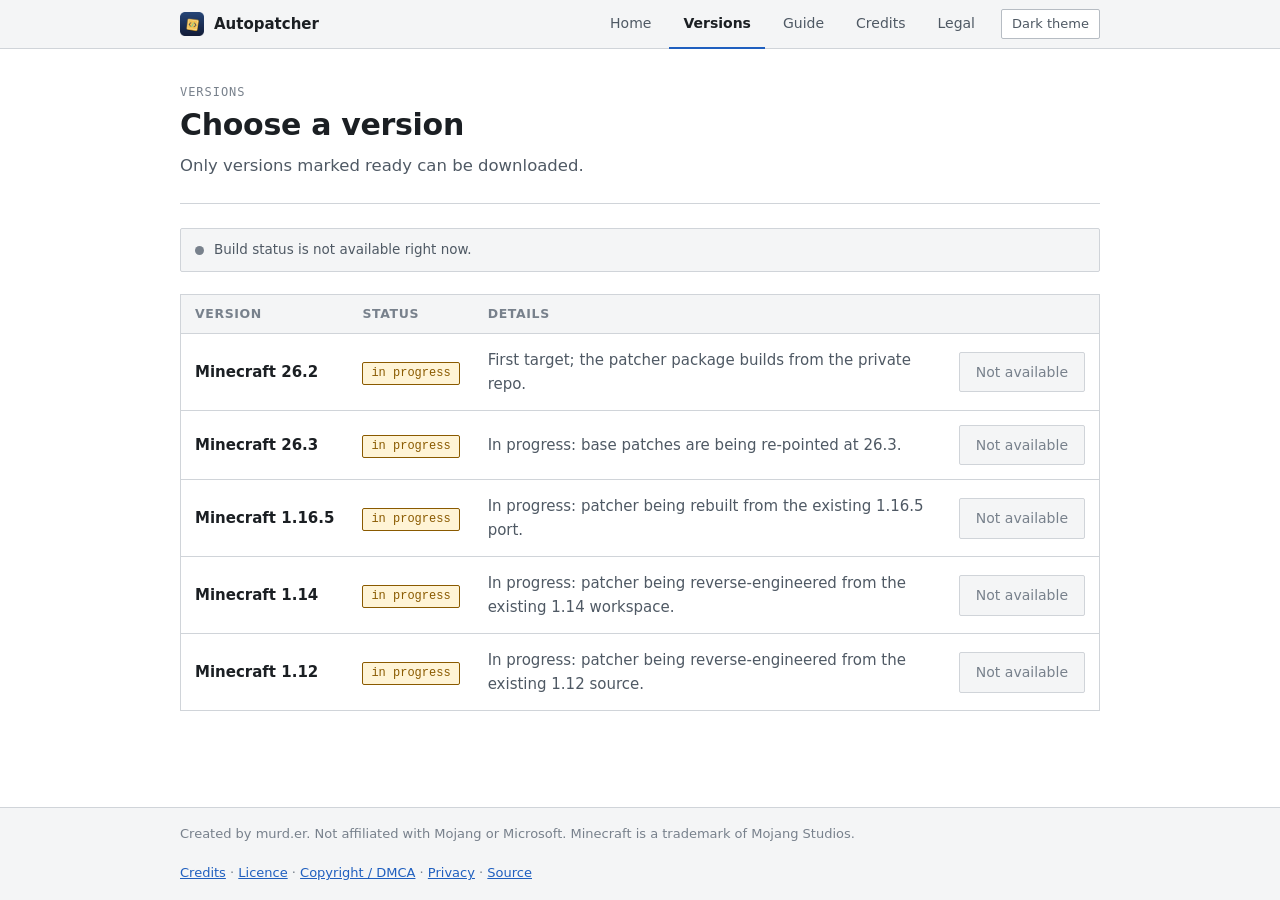
<file: site/versions.html>
<!doctype html>
<html lang="en"><head>
<meta charset="utf-8"><meta name="viewport" content="width=device-width,initial-scale=1">
<title>Versions &middot; Autopatcher</title>
<meta name="description" content="Every Minecraft version and where its patcher stands.">
<link rel="icon" type="image/png" href="favicon.png">
<link rel="stylesheet" href="style.css">
</head><body>
<header><div class="bar"><a class="brand" href="index.html"><img src="img/icon.png" alt=""><span>Autopatcher</span></a><a class="l" href="index.html">Home</a><a class="l" href="versions.html" aria-current="page">Versions</a><a class="l" href="guide.html">Guide</a><a class="l" href="credits.html">Credits</a><a class="l" href="legal.html">Legal</a><button class="theme" id="theme" type="button">Dark theme</button></div></header>
<main>

<section class="intro"><div class="eyebrow">Versions</div><h1>Choose a version</h1>
<p class="lead" style="margin:0">Only versions marked ready can be downloaded.</p></section>
<div class="status"><span class="dot" id="dot"></span><span id="status-text">Checking build status&hellip;</span></div>
<div id="list"></div>

</main>
<footer><div class="in"><span>Created by murd.er. Not affiliated with Mojang or Microsoft. Minecraft is a trademark of Mojang Studios.</span><span><a href="credits.html">Credits</a> &middot; <a href="licence.html">Licence</a> &middot; <a href="dmca.html">Copyright / DMCA</a> &middot; <a href="privacy.html">Privacy</a> &middot; <a href="https://github.com/pxdns/autopatcherbuild">Source</a></span></div></footer>
<script src="app.js"></script>
</body></html>
</file>
<file: site/style.css>
:root{
  --bg:#ffffff;--bg-2:#f4f5f6;--bg-3:#e9ebed;--line:#d0d4d9;--line-2:#b6bcc3;
  --text:#1b1f23;--dim:#4f5964;--faint:#78818c;
  --accent:#1f5fbf;--accent-ink:#ffffff;--accent-hover:#174c9b;
  --ok:#1a7f37;--ok-bg:#e6f4ea;--warn:#8a5a00;--warn-bg:#fff4d6;--bad:#b42318;
  --code-bg:#f4f5f6;
  color-scheme:light;
}
@media (prefers-color-scheme:dark){:root:not([data-theme="light"]){
  --bg:#1c1e21;--bg-2:#232629;--bg-3:#2b2f33;--line:#3a3f45;--line-2:#4b5158;
  --text:#e6e8ea;--dim:#aab1b8;--faint:#848c94;
  --accent:#5b9bf0;--accent-ink:#0d1117;--accent-hover:#7bb0f5;
  --ok:#56c27a;--ok-bg:#1d2e24;--warn:#e0b04a;--warn-bg:#352c16;--bad:#f0736a;
  --code-bg:#15171a;color-scheme:dark}}
:root[data-theme="dark"]{
  --bg:#1c1e21;--bg-2:#232629;--bg-3:#2b2f33;--line:#3a3f45;--line-2:#4b5158;
  --text:#e6e8ea;--dim:#aab1b8;--faint:#848c94;
  --accent:#5b9bf0;--accent-ink:#0d1117;--accent-hover:#7bb0f5;
  --ok:#56c27a;--ok-bg:#1d2e24;--warn:#e0b04a;--warn-bg:#352c16;--bad:#f0736a;
  --code-bg:#15171a;color-scheme:dark}
*{box-sizing:border-box}
html{scroll-behavior:smooth}
body{margin:0;min-height:100vh;display:flex;flex-direction:column;background:var(--bg);color:var(--text);font:15px/1.6 system-ui,-apple-system,"Segoe UI",Roboto,"Helvetica Neue",Arial,sans-serif}
a{color:var(--accent)}a:hover{color:var(--accent-hover)}
:focus-visible{outline:2px solid var(--accent);outline-offset:2px}
.mono,code,pre,.tag,.meta{font-family:ui-monospace,SFMono-Regular,"SF Mono",Menlo,Consolas,"Liberation Mono",monospace}
/* top bar */
header{background:var(--bg-2);border-bottom:1px solid var(--line)}
.bar{max-width:960px;margin:0 auto;padding:0 20px;display:flex;align-items:stretch;gap:4px;min-height:48px}
.brand{display:flex;align-items:center;gap:10px;font-weight:600;color:var(--text);text-decoration:none;margin-right:auto;padding:8px 0}
.brand img{width:24px;height:24px;border-radius:2px;display:block}
.bar a.l{display:flex;align-items:center;padding:0 14px;color:var(--dim);text-decoration:none;font-size:14px;border-bottom:2px solid transparent;margin-bottom:-1px}
.bar a.l:hover{color:var(--text);background:var(--bg-3)}
.bar a.l[aria-current="page"]{color:var(--text);border-bottom-color:var(--accent);font-weight:600}
.theme{align-self:center;margin-left:8px;border:1px solid var(--line-2);background:var(--bg);color:var(--dim);font:inherit;font-size:13px;padding:4px 10px;border-radius:2px;cursor:pointer}
.theme:hover{color:var(--text);background:var(--bg-3)}
/* page */
main{flex:1;width:100%;max-width:960px;margin:0 auto;padding:36px 20px 56px}
h1{font-size:30px;line-height:1.2;margin:0 0 10px;font-weight:650;letter-spacing:-.01em}
h2{font-size:18px;margin:30px 0 10px;font-weight:650}
h3{font-size:16px;margin:0}
p{margin:0 0 14px}
.lead{font-size:16.5px;color:var(--dim);max-width:68ch;margin-bottom:20px}
.eyebrow{font:12px ui-monospace,SFMono-Regular,Menlo,Consolas,monospace;text-transform:uppercase;letter-spacing:.08em;color:var(--faint);margin-bottom:8px}
.intro{padding-bottom:24px;margin-bottom:24px;border-bottom:1px solid var(--line)}
.row{display:flex;gap:10px;flex-wrap:wrap}
/* buttons */
.btn{display:inline-block;padding:8px 16px;border:1px solid var(--accent);background:var(--accent);color:var(--accent-ink);text-decoration:none;font-weight:600;font-size:14px;border-radius:2px}
.btn:hover{background:var(--accent-hover);border-color:var(--accent-hover);color:var(--accent-ink)}
.btn.ghost{background:transparent;color:var(--text);border-color:var(--line-2)}
.btn.ghost:hover{background:var(--bg-3);color:var(--text);border-color:var(--line-2)}
.btn.off{background:var(--bg-2);border-color:var(--line);color:var(--faint);pointer-events:none;font-weight:500}
/* status */
.status{display:flex;align-items:center;gap:10px;padding:10px 14px;border:1px solid var(--line);background:var(--bg-2);font-size:13.5px;color:var(--dim);margin-bottom:22px;border-radius:2px}
.dot{width:9px;height:9px;border-radius:50%;background:var(--faint);flex:none}
.dot.run{background:var(--warn);animation:p 1.2s ease-in-out infinite}.dot.ok{background:var(--ok)}.dot.bad{background:var(--bad)}
@keyframes p{50%{opacity:.35}}
/* version table */
.vt{width:100%;border-collapse:collapse;border:1px solid var(--line);background:var(--bg)}
.vt th{text-align:left;font-weight:600;font-size:12.5px;color:var(--faint);text-transform:uppercase;letter-spacing:.05em;background:var(--bg-2);padding:9px 14px;border-bottom:1px solid var(--line)}
.vt td{padding:14px;border-bottom:1px solid var(--line);vertical-align:middle}
.vt tr:last-child td{border-bottom:0}
.vt tbody tr:hover{background:var(--bg-2)}
.vt .ver{font-weight:650;white-space:nowrap}
.vt .meta{display:block;color:var(--dim);font-size:12.5px;margin-top:2px;word-break:break-word}
.vt .note{color:var(--dim)}
.vt td.act{text-align:right;white-space:nowrap}
.tag{display:inline-block;white-space:nowrap;font-size:12px;padding:1px 8px;border:1px solid var(--line-2);color:var(--dim);border-radius:2px}
.tag.ok{color:var(--ok);border-color:var(--ok);background:var(--ok-bg)}
.tag.wip{color:var(--warn);border-color:var(--warn);background:var(--warn-bg)}
/* panels */
.cols{display:grid;grid-template-columns:repeat(auto-fit,minmax(250px,1fr));gap:16px;margin:0 0 6px}
.box{border:1px solid var(--line);background:var(--bg);padding:18px}
.box.alt{background:var(--bg-2)}
.box h3{margin-bottom:6px}.box p{margin:0;color:var(--dim);font-size:14.5px}
ol.steps{margin:0;padding:0;list-style:none;counter-reset:s;border:1px solid var(--line)}
ol.steps li{counter-increment:s;display:grid;grid-template-columns:48px 1fr;border-bottom:1px solid var(--line)}
ol.steps li:last-child{border-bottom:0}
ol.steps li::before{content:counter(s);display:flex;align-items:flex-start;justify-content:center;padding-top:14px;background:var(--bg-2);border-right:1px solid var(--line);font:600 14px ui-monospace,Menlo,Consolas,monospace;color:var(--dim)}
ol.steps .c{padding:14px 16px}
ol.steps b{display:block;margin-bottom:2px}
ol.steps span{color:var(--dim)}
code{background:var(--code-bg);border:1px solid var(--line);border-radius:2px;padding:1px 6px;font-size:13px;word-break:break-word}
pre{background:var(--code-bg);border:1px solid var(--line);padding:12px 14px;overflow:auto;font-size:13px;margin:0 0 14px}
.prose{border:1px solid var(--line);padding:22px 24px}
.prose h2:first-child{margin-top:0}
.prose p,.prose li{color:var(--dim)}.prose ul{margin:0 0 14px;padding-left:20px}
dl.facts{display:grid;grid-template-columns:150px 1fr;margin:0;border:1px solid var(--line)}
dl.facts dt,dl.facts dd{margin:0;padding:10px 14px;border-bottom:1px solid var(--line)}
dl.facts dt{background:var(--bg-2);color:var(--dim);font-size:13.5px;border-right:1px solid var(--line)}
dl.facts dt:nth-last-of-type(1),dl.facts dd:last-of-type{border-bottom:0}
footer{border-top:1px solid var(--line);background:var(--bg-2);color:var(--faint);font-size:13px}
footer .in{max-width:960px;margin:0 auto;padding:16px 20px;display:flex;gap:18px;flex-wrap:wrap;justify-content:space-between}
@media (max-width:640px){
  .bar{flex-wrap:wrap;padding:0 12px}.brand{width:100%}.bar a.l{padding:10px 12px}
  h1{font-size:25px}.vt thead{display:none}.vt,.vt tbody,.vt tr,.vt td{display:block;width:100%}
  .vt tr{border-bottom:1px solid var(--line);padding:6px 0}.vt td{border:0;padding:6px 14px}.vt td.act{text-align:left}
  dl.facts{grid-template-columns:1fr}dl.facts dt{border-right:0}
}
@media (prefers-reduced-motion:reduce){*{animation:none!important;transition:none!important}html{scroll-behavior:auto}}
/* legal sub-navigation */
.subnav{display:flex;flex-wrap:wrap;gap:0;border:1px solid var(--line);margin:0 0 26px;background:var(--bg-2)}
.subnav a{padding:8px 16px;color:var(--dim);text-decoration:none;font-size:14px;border-right:1px solid var(--line)}
.subnav a:last-child{border-right:0}
.subnav a:hover{background:var(--bg-3);color:var(--text)}
.subnav a[aria-current="page"]{background:var(--bg);color:var(--text);font-weight:600;box-shadow:inset 0 -2px 0 var(--accent)}
.prose h2:first-of-type{margin-top:0}
ul{padding-left:20px;margin:0 0 14px}li{margin-bottom:4px}
</file>
